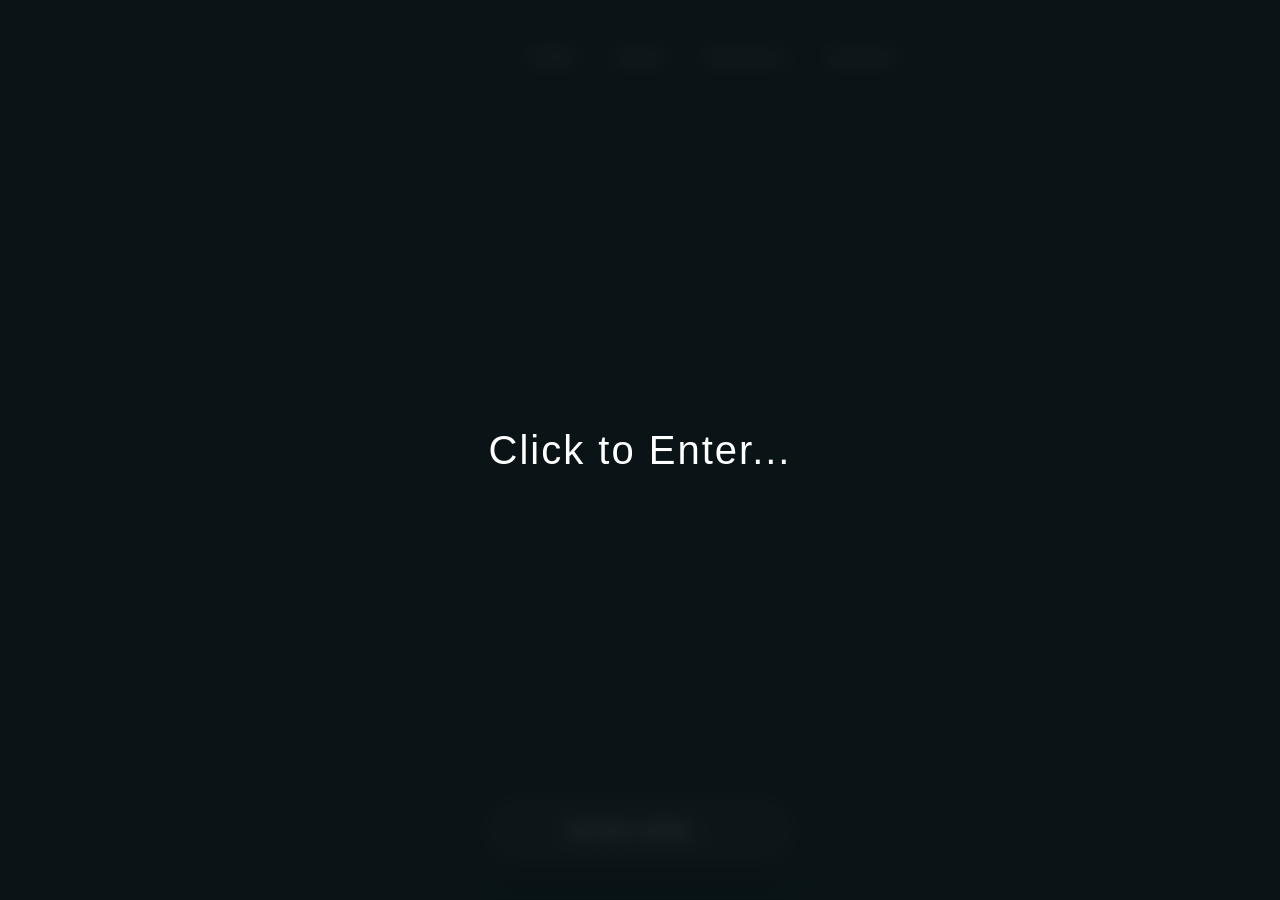
<file: index.html>
<!DOCTYPE html>
<html lang="en">
<head>
    <meta charset="UTF-8">
    <meta name="viewport" content="width=device-width, initial-scale=1.0">
    <title>Zip's Trip<3 </title>
    <style>
        /* 1. Global Reset & Base Styles */
        * {
            margin: 0;
            padding: 0;
            box-sizing: border-box;
            user-select: none;
        }

        body, html {
            width: 100%;
            height: 100%;
            background-color: #0b1517; /* Dark cybernetic slate background */
            font-family: -apple-system, BlinkMacSystemFont, "Segoe UI", Roboto, Helvetica, Arial, sans-serif;
            overflow: hidden;
            display: flex;
            flex-direction: column;
            justify-content: space-between;
        }

       /* 2. Cybernetic Background Video Styling */
.bg-artwork {
    position: fixed;
    top: 0;
    left: 0;
    width: 100%;
    height: 100%;
    object-fit: cover;
    z-index: 1;
    background: #0b1517;
    display: block;
}

        /* 3. Top Navigation Layout */
        header {
            position: relative;
            z-index: 10;
            width: 100%;
            padding: 30px 40px;
            display: flex;
            justify-content: space-between;
            align-items: flex-start;
        }

        /* Brutalist Title Styling */
        .branding-group {
            color: #ffffff;
        }

        .main-logo {
            font-size: clamp(3.5rem, 8vw, 6rem);
            font-weight: 800;
            letter-spacing: -3px;
            line-height: 0.85;
            text-transform: lowercase;
            font-family: Arial, sans-serif; /* Fallback for heavy structural look */
        }

        .sub-logo {
            font-size: 1rem;
            letter-spacing: 0.5px;
            margin-top: 10px;
            opacity: 0.8;
            font-weight: 300;
        }

        /* Top Menu & Interactive Hover Items */
        .top-nav {
            display: flex;
            gap: 40px;
            padding-top: 20px;
        }

        .nav-link {
            color: #ffffff;
            text-decoration: none;
            font-size: 0.85rem;
            font-weight: 400;
            letter-spacing: 1px;
            opacity: 0.5;
            transition: all 0.3s cubic-bezier(0.25, 0.46, 0.45, 0.94);
            position: relative;
            padding-bottom: 4px;
        }

        /* Interactive Hover Highlight States */
        .nav-link:hover {
            opacity: 1;
            text-shadow: 0 0 8px rgba(255, 255, 255, 0.6);
            transform: translateY(-2px);
        }

        /* Decorative animated line below links */
        .nav-link::after {
            content: '';
            position: absolute;
            bottom: 0;
            left: 0;
            width: 0;
            height: 1px;
            background-color: #ffffff;
            transition: width 0.3s ease;
        }

        .nav-link:hover::after {
            width: 100%;
        }

        /* Secondary Header Right Block (Brutalist Symmetry) */
        .right-branding {
            font-size: clamp(3.5rem, 8vw, 6rem);
            font-weight: 800;
            letter-spacing: -3px;
            line-height: 0.85;
            color: #ffffff;
            text-transform: lowercase;
        }

        /* 4. Bottom Section & Frosted Button Container */
        main {
            position: relative;
            z-index: 10;
            width: 100%;
            display: flex;
            justify-content: center;
            align-items: center;
            padding-bottom: 60px; /* Shifts the action zone upward */
        }

        /* Frosted Glass Pill Button */
        .cta-btn {
            background: rgba(255, 255, 255, 0.03); 
            color: #ffffff;
            text-decoration: none;
            font-size: 0.9rem;
            font-weight: 500;
            letter-spacing: 3px;
            text-transform: uppercase;
            padding: 22px 80px;
            border-radius: 50px; /* Clean pill shape */
            border: 1px solid rgba(255, 255, 255, 0.25);
            
            /* Glassmorphism/Frosted Core Properties */
            backdrop-filter: blur(14px);
            -webkit-backdrop-filter: blur(14px);
            
            box-shadow: 0 8px 32px 0 rgba(0, 0, 0, 0.37);
            transition: all 0.4s cubic-bezier(0.16, 1, 0.3, 1);
            cursor: pointer;
            text-align: center;
        }

        /* Frosted Button Hover Animation */
        .cta-btn:hover {
            background: rgba(255, 255, 255, 0.12);
            border-color: rgba(255, 255, 255, 0.5);
            box-shadow: 0 12px 40px 0 rgba(255, 255, 255, 0.1), 0 0 20px rgba(255, 255, 255, 0.2);
            transform: scale(1.02);
            letter-spacing: 4px;
        }

        .cta-btn:active {
            transform: scale(0.99);
        }

        /* 5. Frosted Glass Overlay */
        .frosted-overlay {
            position: fixed;
            top: 0;
            left: 0;
            width: 100%;
            height: 100%;
            background: rgba(11, 21, 23, 0.7);
            backdrop-filter: blur(10px);
            -webkit-backdrop-filter: blur(10px);
            display: flex;
            justify-content: center;
            align-items: center;
            z-index: 100;
            opacity: 1;
            transition: opacity 0.5s ease;
        }

        .overlay-content {
            text-align: center;
            color: white;
            font-size: 2.5rem;
            font-weight: 300;
            letter-spacing: 2px;
            cursor: pointer;
            user-select: none;
        }

        /* 6. Hidden SoundCloud Player */
        #soundcloudPlayer {
            display: none;
        }

        /* Responsive Layout Optimization */
        @media (max-width: 768px) {
            header {
                flex-direction: column;
                gap: 20px;
                padding: 20px;
            }
            .top-nav {
                width: 100%;
                justify-content: space-between;
                gap: 10px;
            }
            .right-branding {
                display: none; /* Hide secondary structural text on small mobile viewports */
            }
            .cta-btn {
                width: 90%;
                padding: 18px 20px;
                font-size: 0.8rem;
            }
        }
    </style>
</head>
<body>
  <!-- Background Video -->
    <video class="bg-artwork" autoplay loop muted playsinline>
        <source src="background.mp4" type="video/mp4">
        Your browser does not support HTML5 video.
    </video>

<!-- Start of the Header -->
    <header>
        <a href="#" class="main-logo">
            <video class="logo-video" autoplay loop muted playsinline width="150" height="150">
                <source src="logoo.mp4" type="video/mp4">
                Your browser does not support HTML5 video.
            </video>
        </a>
        
        <nav class="top-nav">
            <a href="#" class="nav-link">HOME</a>
            <a href="#" class="nav-link">ABOUT</a>
            <a href="#" class="nav-link">PROJECTS</a>
            <a href="#" class="nav-link">CONTACT</a>
        </nav>
        <div class="right-branding"></div>
    </header>
    <!-- End of the Header -->
    <!-- Frosted Glass Overlay -->
    <div class="frosted-overlay" id="frostedOverlay">
        <div class="overlay-content" id="overlayText">Click to Enter...</div>
    </div>

    <!-- Center/Bottom Layout: Glassmorphic Floating Button Trigger -->
<main>
    <div style="margin-top: 300px;"> <!-- Adjust the margin-top value as needed -->
        <a href="#HOME" class="cta-btn">Enter here...</a>
    </div>
</main>

    <!-- Hidden SoundCloud Player -->
    <div id="soundcloudPlayer">
        <iframe
            width="100%"
            height="166"
            scrolling="no"
            frameborder="no"
            allow="autoplay; encrypted-media"
            src="https://w.soundcloud.com/player/?url=https%3A//api.soundcloud.com/tracks/soundcloud%253Atracks%253A1829707320&color=%23ff5500&auto_play=true&muted=true&hide_related=false&show_comments=true&show_user=true&show_reposts=false&show_teaser=true&visual=true">
        </iframe>
    </div>

    <!-- JavaScript to handle overlay click and autoplay -->
    <script>
        document.addEventListener("DOMContentLoaded", function() {
            const overlay = document.getElementById("frostedOverlay");
            const soundcloudPlayer = document.getElementById("soundcloudPlayer");
            const video = document.querySelector('.bg-artwork');

            // Log video events for debugging
            console.log('Video element found:', video);
            console.log('Video source:', video.querySelector('source').src);

            video.addEventListener('loadstart', () => console.log('Video: loadstart'));
            video.addEventListener('loadeddata', () => console.log('Video: loadeddata'));
            video.addEventListener('canplay', () => console.log('Video: canplay'));
            video.addEventListener('error', (e) => console.error('Video error:', e));

            // Click event to remove overlay and start music
            overlay.addEventListener("click", function() {
                overlay.style.opacity = "0";
                overlay.style.pointerEvents = "none";
                soundcloudPlayer.style.display = "block";

                // Start the SoundCloud player after a short delay to ensure the overlay is hidden
                setTimeout(function() {
                    const iframe = soundcloudPlayer.querySelector("iframe");
                    if (iframe) {
                        iframe.src = iframe.src.replace("muted=true", "muted=false");
                    }
                }, 500);
            });

            // Optional: Remove overlay if user presses any key
            document.addEventListener("keydown", function(e) {
                if (e.key === "Enter" || e.key === " ") {
                    overlay.style.opacity = "0";
                    overlay.style.pointerEvents = "none";
                    soundcloudPlayer.style.display = "block";

                    setTimeout(function() {
                        const iframe = soundcloudPlayer.querySelector("iframe");
                        if (iframe) {
                            iframe.src = iframe.src.replace("muted=true", "muted=false");
                        }
                    }, 500);
                }
            });
        });
    </script>
</body>
</html>
</file>
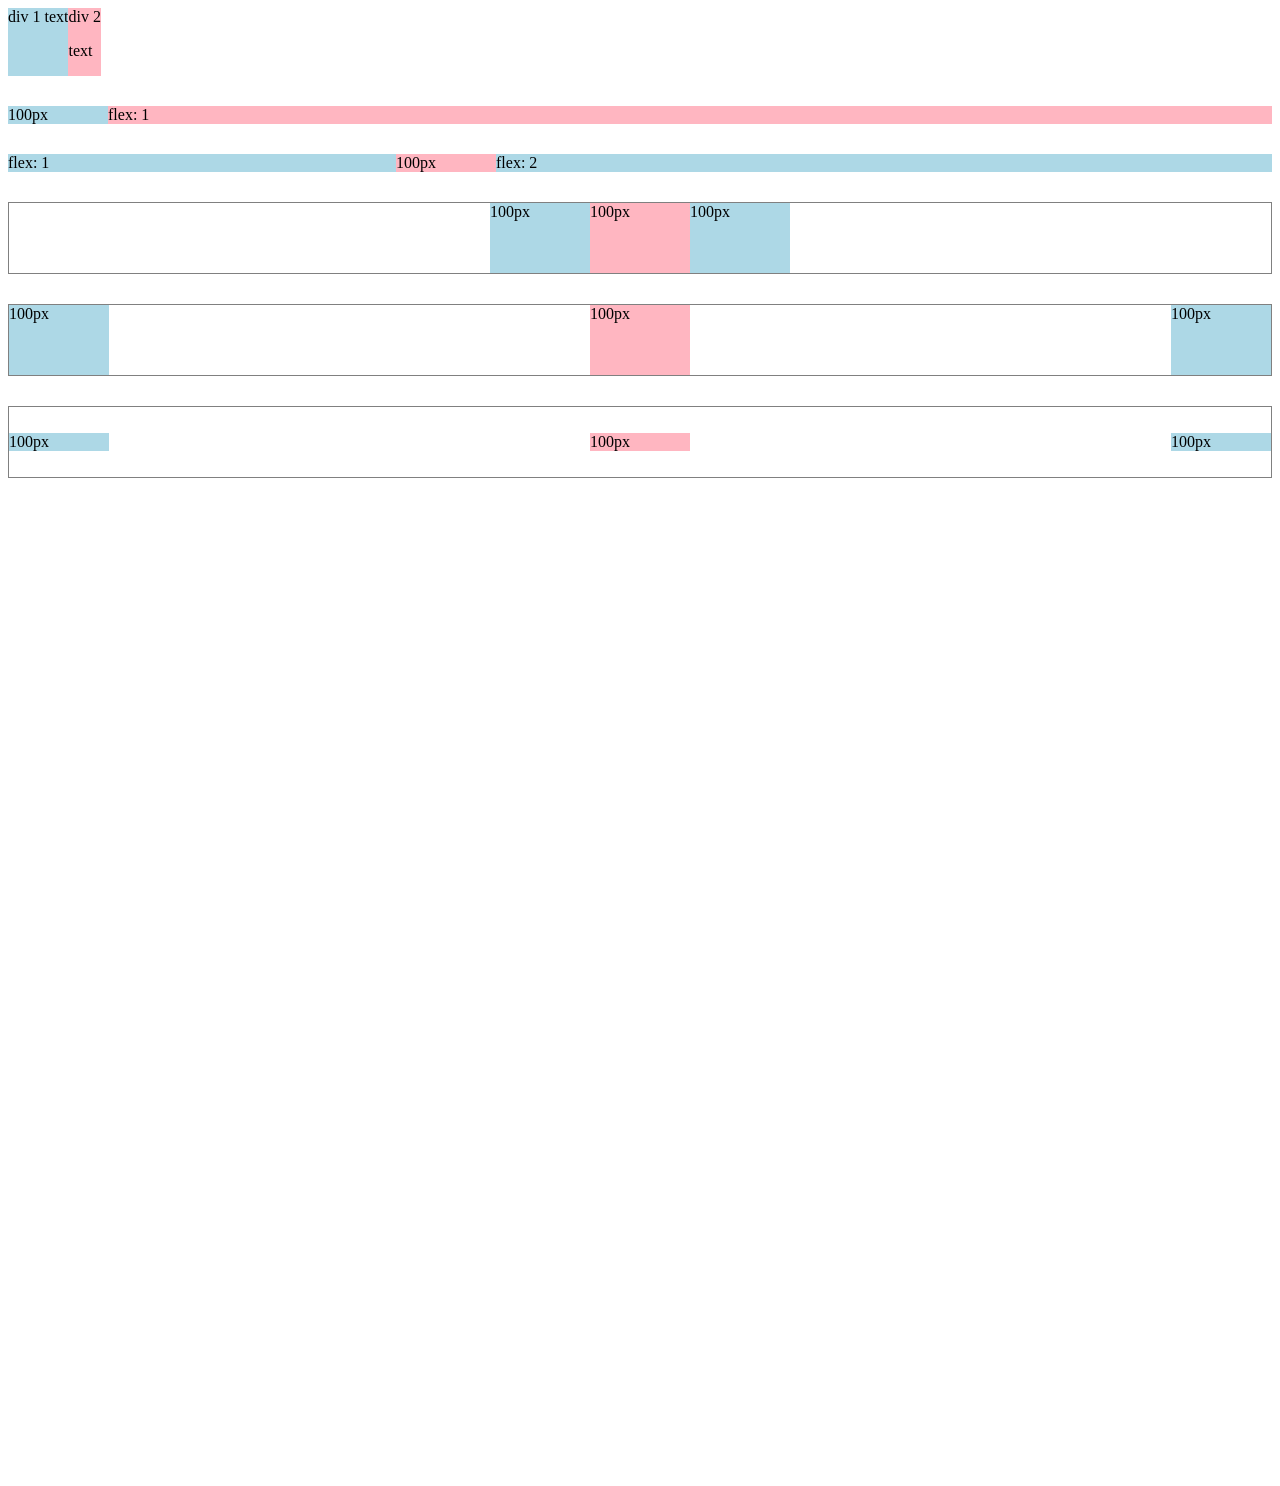
<file: flexbox.html>
<!DOCTYPE html>
<html>
  <head>
    <title>Flexbox Practice</title>
  </head>
  <body style="padding-bottom: 1000px;">
    <div style="
      display: flex;
      flex-direction: row;
    ">
      <div style="background-color: lightblue;">div 1 text</div>
      <div style="background-color: lightpink;">div 2 <p>text</p></div>
    </div>

    <div style="
      margin-top: 30px;
      display: flex;
      flex-direction: row;
    ">
      <div style="
        background-color: lightblue;
        width: 100px;
      ">100px</div>
      <div style="
        background-color: lightpink;
        flex: 1;
      ">flex: 1</div>
    </div>

    <div style="
      margin-top: 30px;
      display: flex;
      flex-direction: row;
    ">
      <div style="
        background-color: lightblue;
        flex: 1;
      ">flex: 1</div>
      <div style="
        background-color: lightpink;
        width: 100px;
      ">100px</div>
      <div style="
        background-color: lightblue;
        flex: 2;
      ">flex: 2</div>
    </div>

    <div style="
      margin-top: 30px;
      height: 70px;
      border-width: 1px;
      border-style: solid;
      border-color: gray;

      display: flex;
      flex-direction: row;
      justify-content: center;
    ">
      <div style="
        background-color: lightblue;
        width: 100px;
      ">100px</div>
      <div style="
        background-color: lightpink;
        width: 100px;
      ">100px</div>
      <div style="
        background-color: lightblue;
        width: 100px;
      ">100px</div>
    </div>

    <div style="
      margin-top: 30px;
      height: 70px;
      border-width: 1px;
      border-style: solid;
      border-color: gray;

      display: flex;
      flex-direction: row;
      justify-content: space-between;
    ">
      <div style="
        background-color: lightblue;
        width: 100px;
      ">100px</div>
      <div style="
        background-color: lightpink;
        width: 100px;
      ">100px</div>
      <div style="
        background-color: lightblue;
        width: 100px;
      ">100px</div>
    </div>

    <div style="
      margin-top: 30px;
      height: 70px;
      border-width: 1px;
      border-style: solid;
      border-color: gray;

      display: flex;
      flex-direction: row;
      justify-content: space-between;
      align-items: center;
    ">
      <div style="
        background-color: lightblue;
        width: 100px;
      ">100px</div>
      <div style="
        background-color: lightpink;
        width: 100px;
      ">100px</div>
      <div style="
        background-color: lightblue;
        width: 100px;
      ">100px</div>
    </div>
  </body>
</html>
</file>
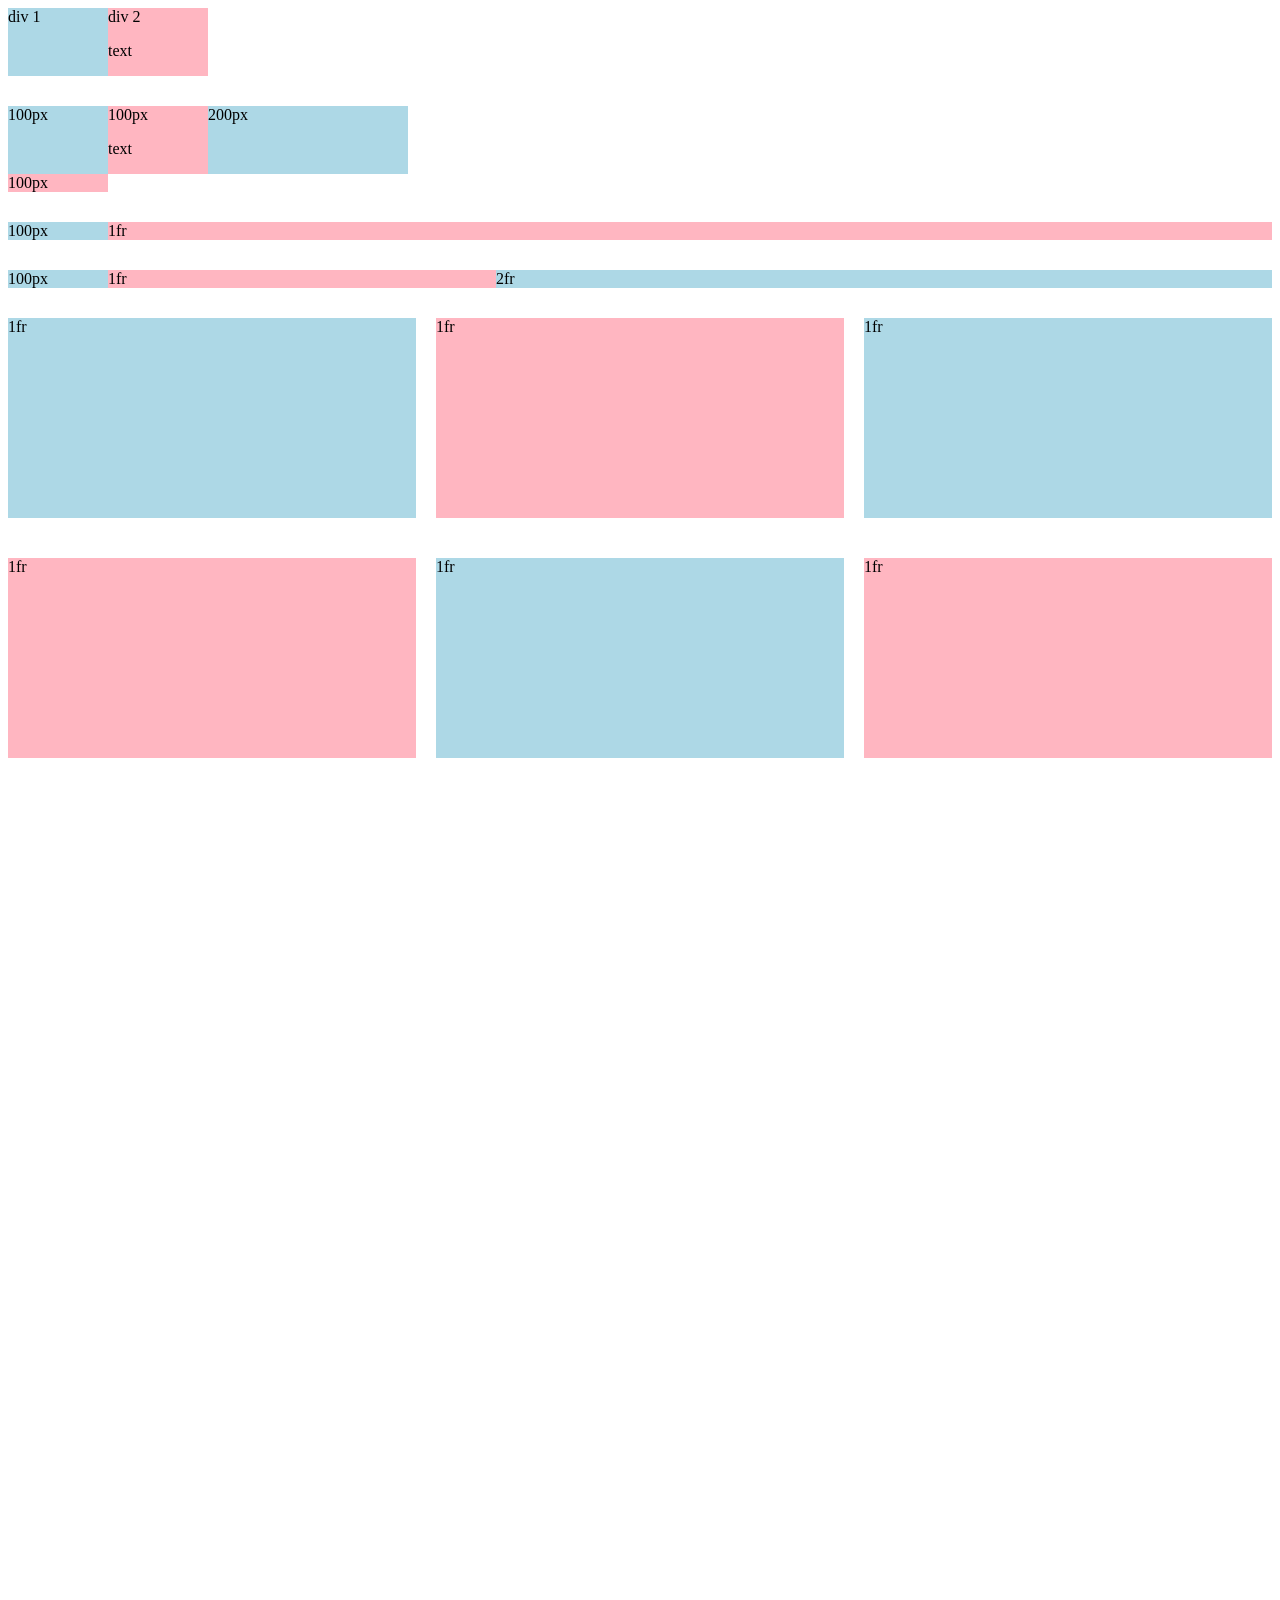
<file: grid.html>
<!DOCTYPE html>
<html>
  <head>
    <title>Grid Practice</title>
  </head>
  <body style="padding-bottom: 1000px;">
    <div style="
      display: grid;
      grid-template-columns: 100px 100px;
    ">
      <div style="background-color: lightblue;">div 1</div>
      <div style="background-color: lightpink;">div 2<p>text</p></div>
    </div>

    <div style="
      margin-top: 30px;
      display: grid;
      grid-template-columns: 100px 100px 200px;
    ">
      <div style="background-color: lightblue;">100px</div>
      <div style="background-color: lightpink;">100px<p>text</p></div>
      <div style="background-color: lightblue;">200px</div>
      <div style="background-color: lightpink;">100px</div>
    </div>

    <div style="
      margin-top: 30px;
      display: grid;
      grid-template-columns: 100px 1fr;
    ">
      <div style="background-color: lightblue;">100px</div>
      <div style="background-color: lightpink;">1fr</div>
    </div>

    <div style="
      margin-top: 30px;
      display: grid;
      grid-template-columns: 100px 1fr 2fr;
    ">
      <div style="background-color: lightblue;">100px</div>
      <div style="background-color: lightpink;">1fr</div>
      <div style="background-color: lightblue;">2fr</div>
    </div>

    <div style="
      margin-top: 30px;
      display: grid;
      grid-template-columns: 1fr 1fr 1fr;
      column-gap: 20px;
      row-gap: 40px;
    ">
      <div style="background-color: lightblue; height: 200px;">1fr</div>
      <div style="background-color: lightpink; height: 200px;">1fr</div>
      <div style="background-color: lightblue; height: 200px;">1fr</div>
      <div style="background-color: lightpink; height: 200px;">1fr</div>
      <div style="background-color: lightblue; height: 200px;">1fr</div>
      <div style="background-color: lightpink; height: 200px;">1fr</div>
    </div>
  </body>
</html>
</file>
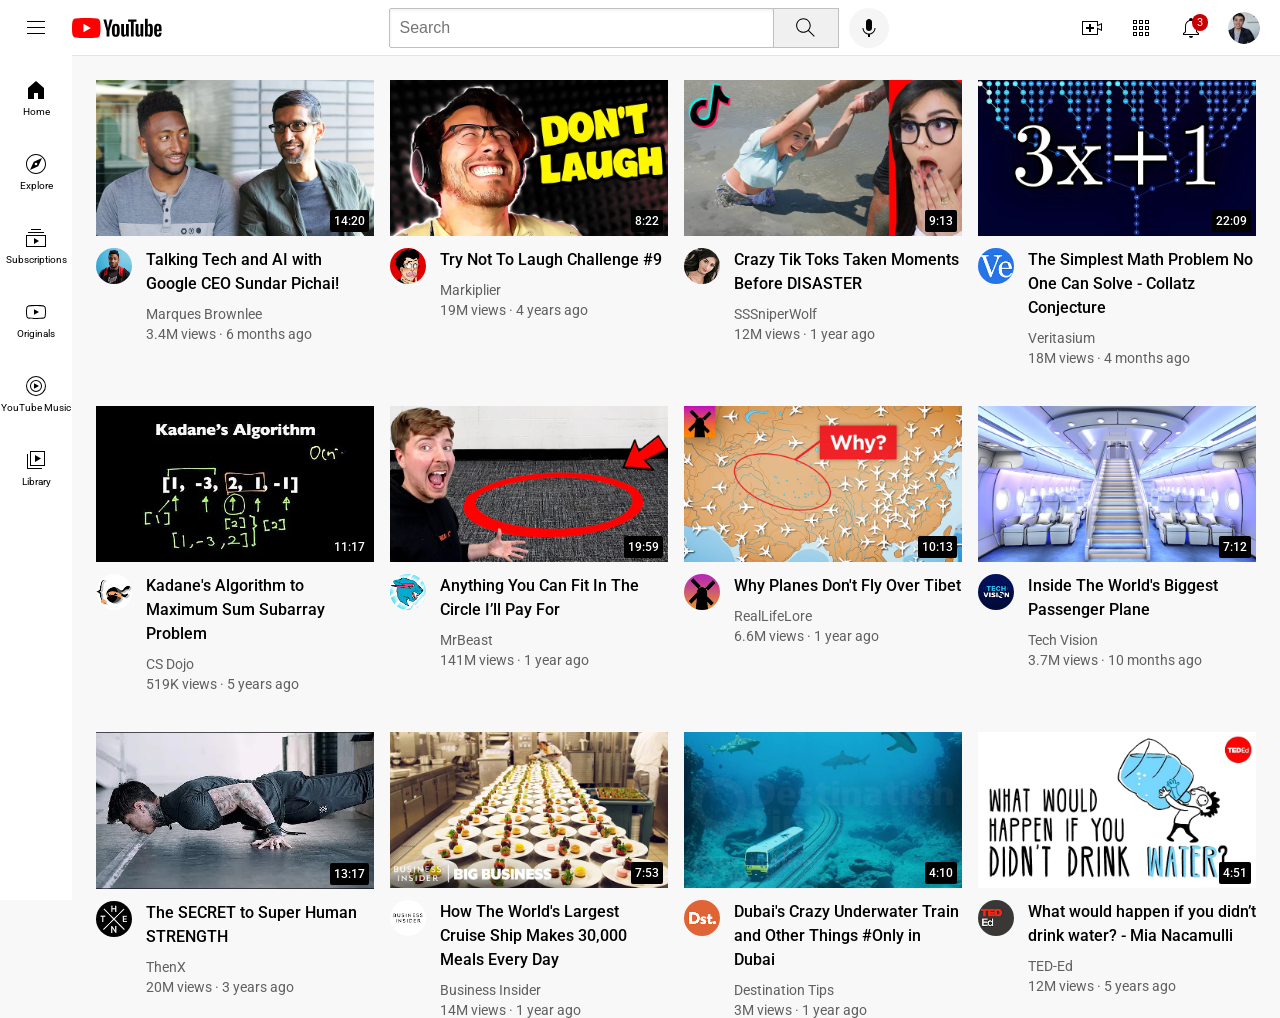
<file: youtube.html>
<!DOCTYPE html>
<html>
  <head>
    <title>YouTube.com Clone</title>

    <link rel="preconnect" href="https://fonts.googleapis.com">
    <link rel="preconnect" href="https://fonts.gstatic.com" crossorigin>
    <link href="https://fonts.googleapis.com/css2?family=Roboto:wght@400;500;700&display=swap" rel="stylesheet">

    <link rel="stylesheet" href="styles/general.css">
    <link rel="stylesheet" href="styles/header.css">
    <link rel="stylesheet" href="styles/video.css">
    <link rel="stylesheet" href="styles/sidebar.css">
  </head>
  <body>
    <header class="header">
      <div class="left-section">
        <img class="hamburger-menu" src="icons/hamburger-menu.svg">
        <img class="youtube-logo" src="icons/youtube-logo.svg">
      </div>
      <div class="middle-section">
        <input class="search-bar" type="text" placeholder="Search">
        <button class="search-button">
          <img class="search-icon" src="icons/search.svg">
          <div class="tooltip">Search</div>
        </button>
        <!-- Put position absolute inside position relative -->
        <button class="voice-search-button">
          <img class="voice-search-icon" src="icons/voice-search-icon.svg">
          <div class="tooltip">Search with your voice</div>
        </button>
      </div>
      <div class="right-section">
        <div class="upload-icon-container">
          <img class="upload-icon" src="icons/upload.svg">
          <div class="tooltip">Create</div>
        </div>
        <div class="youtube-apps-icon-container">
          <img class="youtube-apps-icon" src="icons/youtube-apps.svg">
          <div class="tooltip">YouTube Apps</div>
        </div>
        <div class="notifications-icon-container">
          <img class="notifications-icon" src="icons/notifications.svg">
          <div class="notifications-count">3</div>
          <div class="tooltip">Notifications</div>
        </div>
        <img class="current-user-picture" src="channel-pictures/my-channel.jpeg">
      </div>
    </header>

    <nav class="sidebar">
      <div class="sidebar-link">
        <img src="icons/home.svg">
        <div>Home</div>
      </div>
      <div class="sidebar-link">
        <img src="icons/explore.svg">
        <div>Explore</div>
      </div>
      <div class="sidebar-link">
        <img src="icons/subscriptions.svg">
        <div>Subscriptions</div>
      </div>
      <div class="sidebar-link">
        <img src="icons/originals.svg">
        <div>Originals</div>
      </div>
      <div class="sidebar-link">
        <img src="icons/youtube-music.svg">
        <div>YouTube Music</div>
      </div>
      <div class="sidebar-link">
        <img src="icons/library.svg">
        <div>Library</div>
      </div>
    </nav>

    <main>
      <section class="video-grid">
        <div class="video-preview">
          <div class="thumbnail-row">
            <img class="thumbnail" src="thumbnails/thumbnail-1.webp">
            <div class="video-time">14:20</div>
          </div>
          <div class="video-info-grid">
            <div class="channel-picture">
              <img class="profile-picture" src="channel-pictures/channel-1.jpeg">
            </div>
            <div class="video-info">
              <p class="video-title">
                Talking Tech and AI with Google CEO Sundar Pichai!
              </p>
              <p class="video-author">
                Marques Brownlee
              </p>
              <p class="video-stats">
                3.4M views &#183; 6 months ago
              </p>
            </div>
          </div>
        </div>

        <div class="video-preview">
          <div class="thumbnail-row">
            <img class="thumbnail" src="thumbnails/thumbnail-2.webp">
            <div class="video-time">8:22</div>
          </div>
          <div class="video-info-grid">
            <div class="channel-picture">
              <img class="profile-picture" src="channel-pictures/channel-2.jpeg">
            </div>
            <div class="video-info">
              <p class="video-title">
                Try Not To Laugh Challenge #9
              </p>
              <p class="video-author">
                Markiplier
              </p>
              <p class="video-stats">
                19M views &#183; 4 years ago
              </p>
            </div>
          </div>
        </div>

        <div class="video-preview">
          <div class="thumbnail-row">
            <img class="thumbnail" src="thumbnails/thumbnail-3.webp">
            <div class="video-time">9:13</div>
          </div>
          <div class="video-info-grid">
            <div class="channel-picture">
              <img class="profile-picture" src="channel-pictures/channel-3.jpeg">
            </div>
            <div class="video-info">
              <p class="video-title">
                Crazy Tik Toks Taken Moments Before DISASTER
              </p>
              <p class="video-author">
                SSSniperWolf
              </p>
              <p class="video-stats">
                12M views &#183; 1 year ago
              </p>
            </div>
          </div>
        </div>

        <div class="video-preview">
          <div class="thumbnail-row">
            <img class="thumbnail" src="thumbnails/thumbnail-4.webp">
            <div class="video-time">22:09</div>
          </div>
          <div class="video-info-grid">
            <div class="channel-picture">
              <img class="profile-picture" src="channel-pictures/channel-4.jpeg">
            </div>
            <div class="video-info">
              <p class="video-title">
                The Simplest Math Problem No One Can Solve - Collatz Conjecture
              </p>
              <p class="video-author">
                Veritasium
              </p>
              <p class="video-stats">
                18M views &#183; 4 months ago
              </p>
            </div>
          </div>
        </div>

        <div class="video-preview">
          <div class="thumbnail-row">
            <img class="thumbnail" src="thumbnails/thumbnail-5.webp">
            <div class="video-time">11:17</div>
          </div>
          <div class="video-info-grid">
            <div class="channel-picture">
              <img class="profile-picture" src="channel-pictures/channel-5.jpeg">
            </div>
            <div class="video-info">
              <p class="video-title">
                Kadane's Algorithm to Maximum Sum Subarray Problem
              </p>
              <p class="video-author">
                CS Dojo
              </p>
              <p class="video-stats">
                519K views &#183; 5 years ago
              </p>
            </div>
          </div>
        </div>

        <div class="video-preview">
          <div class="thumbnail-row">
            <img class="thumbnail" src="thumbnails/thumbnail-6.webp">
            <div class="video-time">19:59</div>
          </div>
          <div class="video-info-grid">
            <div class="channel-picture">
              <img class="profile-picture" src="channel-pictures/channel-6.jpeg">
            </div>
            <div class="video-info">
              <p class="video-title">
                Anything You Can Fit In The Circle I’ll Pay For
              </p>
              <p class="video-author">
                MrBeast
              </p>
              <p class="video-stats">
                141M views &#183; 1 year ago
              </p>
            </div>
          </div>
        </div>

        <div class="video-preview">
          <div class="thumbnail-row">
            <img class="thumbnail" src="thumbnails/thumbnail-7.webp">
            <div class="video-time">10:13</div>
          </div>
          <div class="video-info-grid">
            <div class="channel-picture">
              <img class="profile-picture" src="channel-pictures/channel-7.jpeg">
            </div>
            <div class="video-info">
              <p class="video-title">
                Why Planes Don't Fly Over Tibet
              </p>
              <p class="video-author">
                RealLifeLore
              </p>
              <p class="video-stats">
                6.6M views &#183; 1 year ago
              </p>
            </div>
          </div>
        </div>

        <div class="video-preview">
          <div class="thumbnail-row">
            <img class="thumbnail" src="thumbnails/thumbnail-8.webp">
            <div class="video-time">7:12</div>
          </div>
          <div class="video-info-grid">
            <div class="channel-picture">
              <img class="profile-picture" src="channel-pictures/channel-8.jpeg">
            </div>
            <div class="video-info">
              <p class="video-title">
                Inside The World's Biggest Passenger Plane
              </p>
              <p class="video-author">
                Tech Vision
              </p>
              <p class="video-stats">
                3.7M views &#183; 10 months ago
              </p>
            </div>
          </div>
        </div>

        <div class="video-preview">
          <div class="thumbnail-row">
            <img class="thumbnail" src="thumbnails/thumbnail-9.webp">
            <div class="video-time">13:17</div>
          </div>
          <div class="video-info-grid">
            <div class="channel-picture">
              <img class="profile-picture" src="channel-pictures/channel-9.jpeg">
            </div>
            <div class="video-info">
              <p class="video-title">
                The SECRET to Super Human STRENGTH
              </p>
              <p class="video-author">
                ThenX
              </p>
              <p class="video-stats">
                20M views &#183; 3 years ago
              </p>
            </div>
          </div>
        </div>

        <div class="video-preview">
          <div class="thumbnail-row">
            <img class="thumbnail" src="thumbnails/thumbnail-10.webp">
            <div class="video-time">7:53</div>
          </div>
          <div class="video-info-grid">
            <div class="channel-picture">
              <img class="profile-picture" src="channel-pictures/channel-10.jpeg">
            </div>
            <div class="video-info">
              <p class="video-title">
                How The World's Largest Cruise Ship Makes 30,000 Meals Every Day
              </p>
              <p class="video-author">
                Business Insider
              </p>
              <p class="video-stats">
                14M views &#183; 1 year ago
              </p>
            </div>
          </div>
        </div>

        <div class="video-preview">
          <div class="thumbnail-row">
            <img class="thumbnail" src="thumbnails/thumbnail-11.webp">
            <div class="video-time">4:10</div>
          </div>
          <div class="video-info-grid">
            <div class="channel-picture">
              <img class="profile-picture" src="channel-pictures/channel-11.jpeg">
            </div>
            <div class="video-info">
              <p class="video-title">
                Dubai's Crazy Underwater Train and Other Things #Only in Dubai
              </p>
              <p class="video-author">
                Destination Tips
              </p>
              <p class="video-stats">
                3M views &#183; 1 year ago
              </p>
            </div>
          </div>
        </div>

        <div class="video-preview">
          <div class="thumbnail-row">
            <img class="thumbnail" src="thumbnails/thumbnail-12.webp">
            <div class="video-time">4:51</div>
          </div>
          <div class="video-info-grid">
            <div class="channel-picture">
              <img class="profile-picture" src="channel-pictures/channel-12.jpeg">
            </div>
            <div class="video-info">
              <p class="video-title">
                What would happen if you didn’t drink water? - Mia Nacamulli
              </p>
              <p class="video-author">
                TED-Ed
              </p>
              <p class="video-stats">
                12M views &#183; 5 years ago
              </p>
            </div>
          </div>
        </div>
      </section>
    </main>
  </body>
</html>
</file>
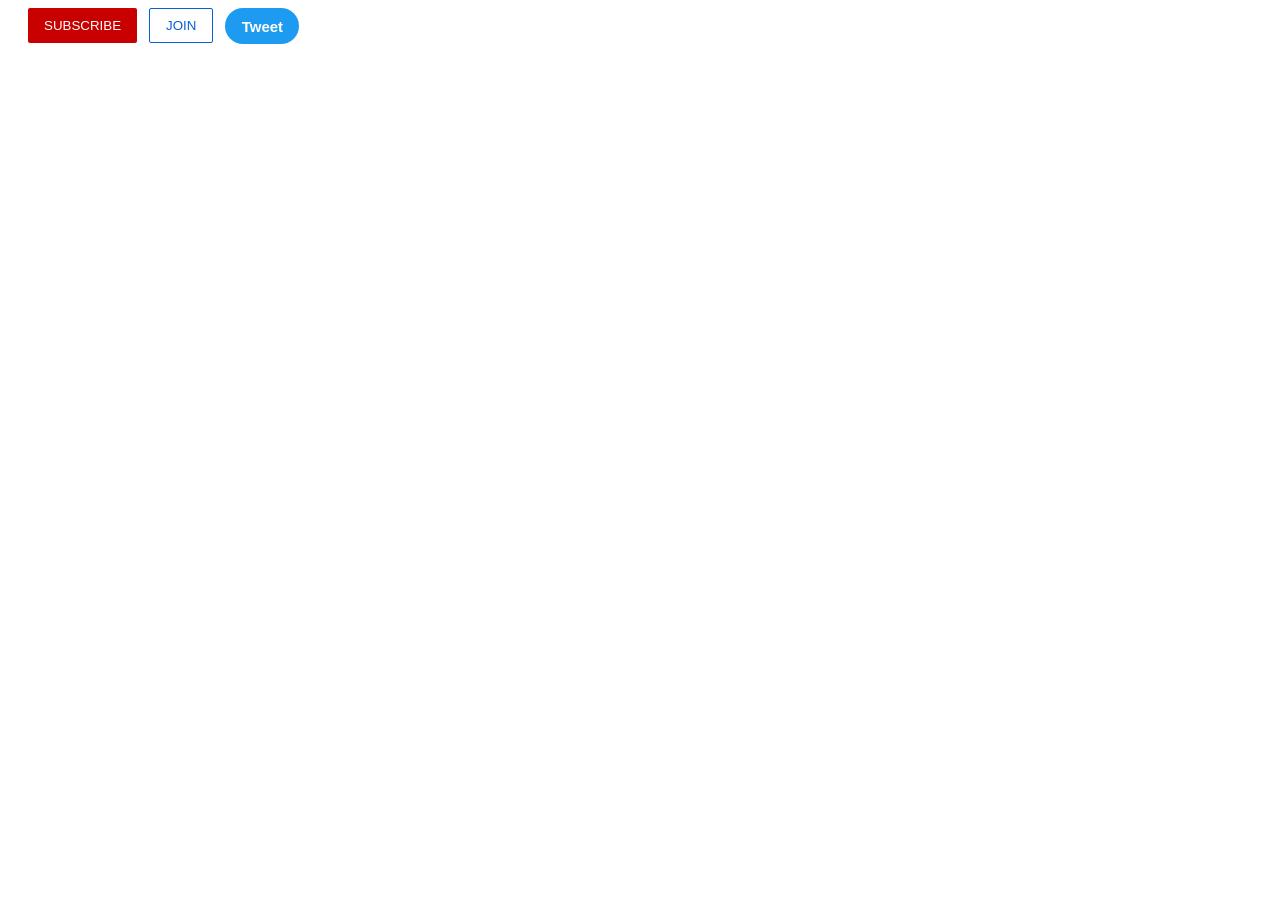
<file: intro-to-html/buttons.html>
<!DOCTYPE html>
<html>
  <head>
    <title>Buttons Practice</title>
    <link rel="stylesheet" href="styles/buttons.css">
  </head>
  <body>
    <button class="subscribe-button">
      SUBSCRIBE
    </button>

    <button class="join-button">
      JOIN
    </button>

    <button class="tweet-button">
      Tweet
    </button>
  </body>
</html>
</file>
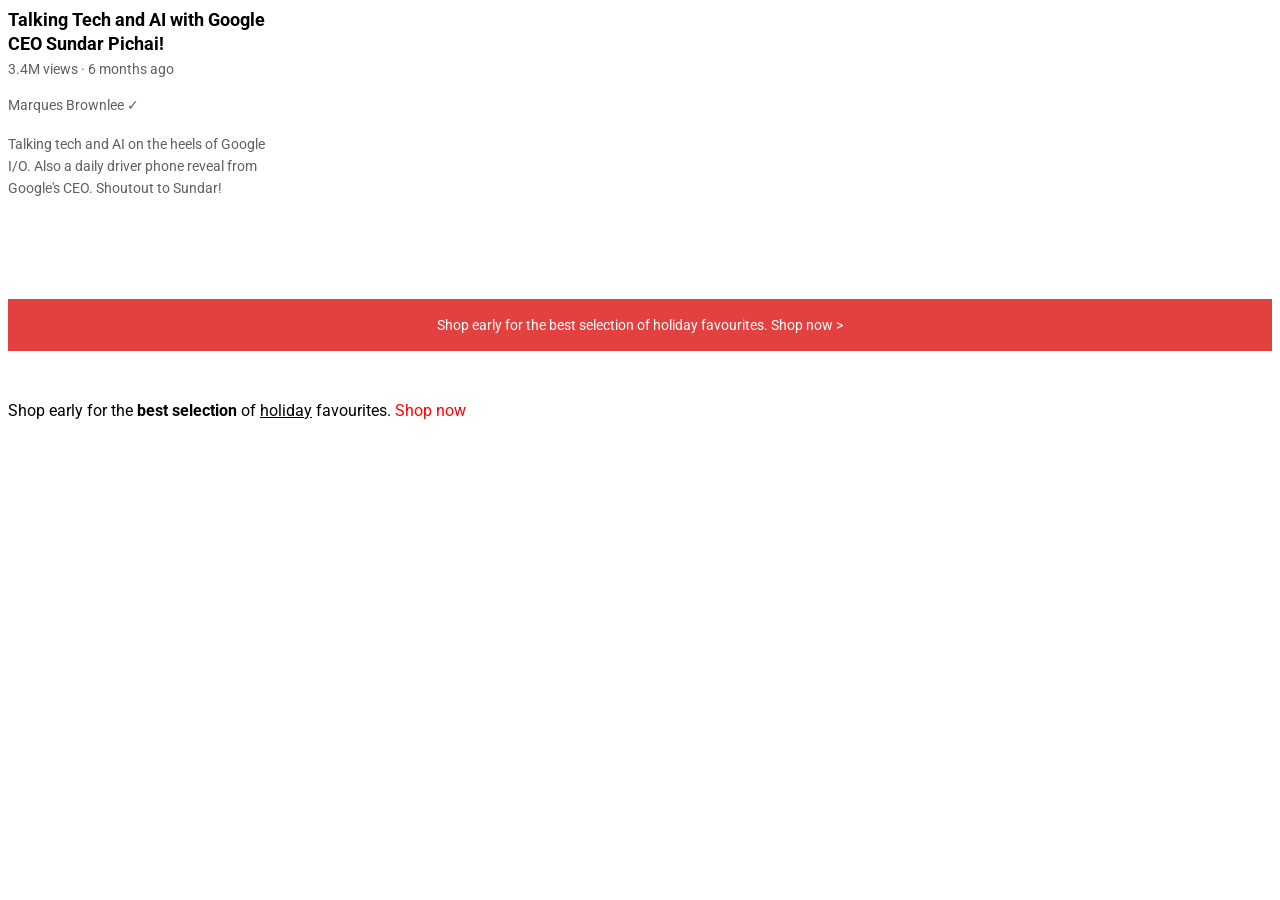
<file: intro-to-html/text.html>
<!DOCTYPE html>
<html>
  <head>
    <title>Text Practice</title>

    <link rel="preconnect" href="https://fonts.googleapis.com">
    <link rel="preconnect" href="https://fonts.gstatic.com" crossorigin>
    <link href="https://fonts.googleapis.com/css2?family=Roboto:wght@400;700&display=swap" rel="stylesheet">

    <link rel="stylesheet" href="styles/text.css">
  </head>
  <body>
    <p class="video-title">
      Talking Tech and AI with Google CEO Sundar Pichai!
    </p>

    <p class="video-stats">
      3.4M views &#183; 6 months ago
    </p>

    <p class="video-author">
      Marques Brownlee &#10003;
    </p>

    <p class="video-description">
      Talking tech and AI on the heels of Google I/O. Also a daily driver phone reveal from Google's CEO. Shoutout to Sundar!
    </p>

    <p class="apple-text">
      Shop early for the best selection of holiday favourites. <span class="shop-link">Shop now &#62;</span>
    </p>

    <p>
      Shop early for the <strong>best selection</strong> of <u>holiday</u> favourites. <span class="span-example">Shop now</span>
    </p>
  </body>
</html>
</file>
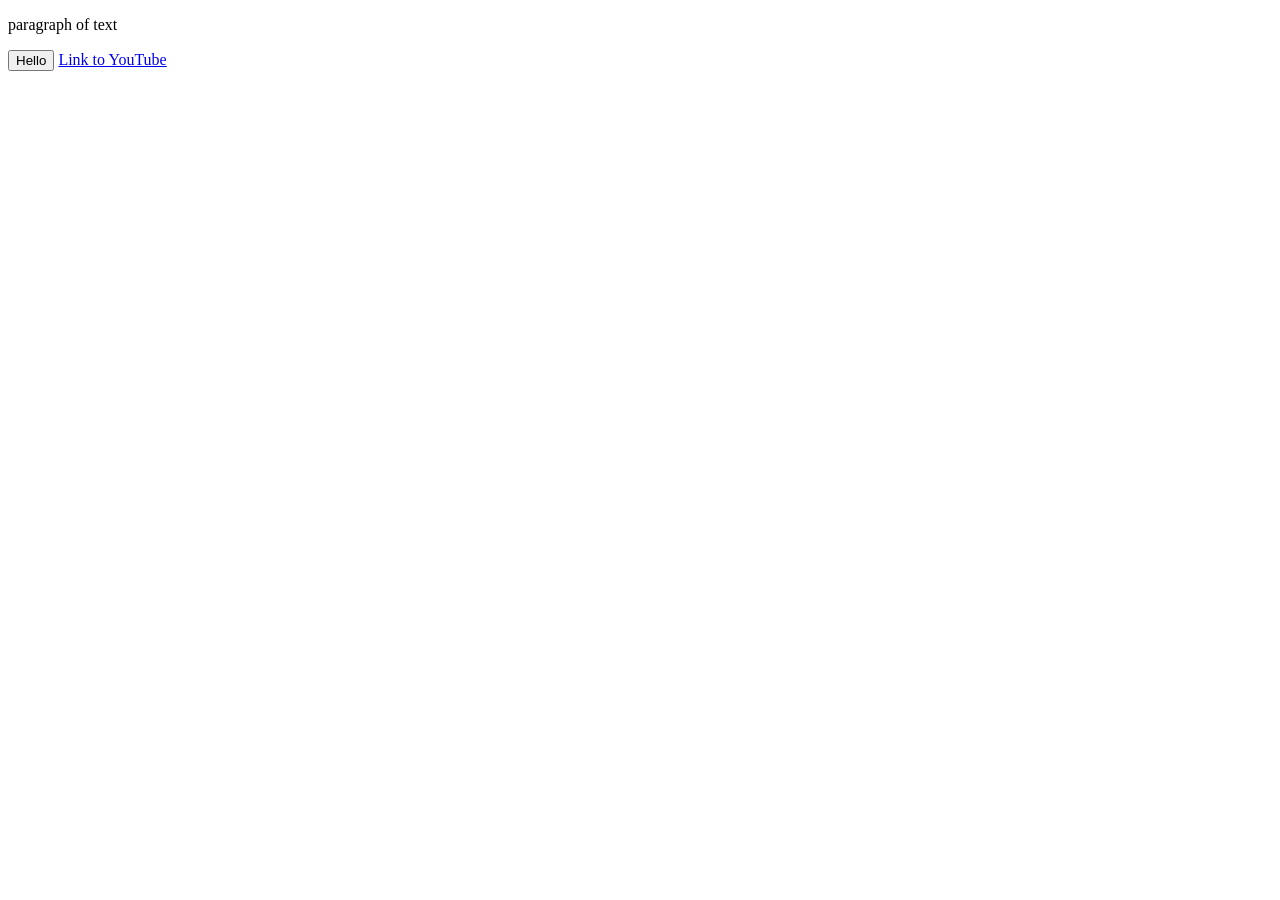
<file: intro-to-html/website.html>
<!DOCTYPE html>
<html>
  <head>
    <title>First Website</title>
  </head>
  <body>
    <p>
      paragraph of text
    </p>

    <button>
      Hello
    </button>

    <a href="https://www.youtube.com/" target="blank">
      Link to YouTube
    </a>
  </body>
</html>
</file>
<file: styles/general.css>
p {
  margin-top: 0;
  margin-bottom: 0;
}

body {
  /* This style below will be inherited */
  font-family: Roboto, Arial;
  margin: 0;
  padding-top: 80px;
  padding-left: 96px;
  padding-right: 24px;
  background-color: rgb(248, 248, 248);
}
</file>
<file: styles/header.css>
.header {
  height: 55px;

  display: flex;
  flex-direction: row;
  justify-content: space-between;

  position: fixed;
  top: 0;
  left: 0;
  right: 0;
  z-index: 100;

  background-color: white;
  border-bottom-width: 1px;
  border-bottom-style: solid;
  border-bottom-color: rgb(228, 228, 228);
}

.left-section {
  display: flex;
  align-items: center;
}

.hamburger-menu {
  height: 24px;
  margin-left: 24px;
  margin-right: 24px;
}

.youtube-logo {
  height: 20px;
}

.middle-section {
  flex: 1;
  margin-left: 70px;
  margin-right: 35px;
  max-width: 500px;
  display: flex;
  align-items: center;
}

.search-bar {
  flex: 1;
  height: 36px;
  padding-left: 10px;
  font-size: 16px;
  border: 1px solid rgb(192, 192, 192);
  border-radius: 2px;
  box-shadow: inset 1px 2px 3px rgba(0, 0, 0, 0.05);
  width: 0;
}

.search-bar::placeholder {
  font-size: 16px;
}

.search-button {
  height: 40px;
  width: 66px;
  background-color: rgb(240, 240, 240);
  border-width: 1px;
  border-style: solid;
  border-color: rgb(192, 192, 192);
  margin-left: -1px;
  margin-right: 10px;
}

.search-button,
.voice-search-button,
.upload-icon-container {
  display: flex;
  justify-content: center;
  align-items: center;
  position: relative;
}

.search-button .tooltip,
.voice-search-button .tooltip,
.upload-icon-container .tooltip {
  position: absolute;
  background-color: gray;
  color: white;
  padding-top: 4px;
  padding-bottom: 4px;
  padding-left: 8px;
  padding-right: 8px;
  border-radius: 2px;
  font-size: 12px;
  bottom: -30px;
  opacity: 0;
  transition: opacity 0.15s;
  pointer-events: none;
  white-space: nowrap;
}

.search-button:hover .tooltip,
.voice-search-button:hover .tooltip,
.upload-icon-container:hover .tooltip {
  opacity: 1;
}

.search-icon {
  height: 25px;
}

.voice-search-button {
  height: 40px;
  width: 40px;
  border-radius: 20px;
  border: none;
  background-color: rgb(245, 245, 245);
}

.voice-search-icon {
  height: 24px;
}

.right-section {
  width: 180px;
  margin-right: 20px;
  display: flex;
  align-items: center;
  justify-content: space-between;
  flex-shrink: 0;
}

.upload-icon {
  height: 24px;
}

.youtube-apps-icon {
  height: 24px;
}

.notifications-icon {
  height: 24px;
}

.notifications-icon-container {
  position: relative;
}

.notifications-count {
  position: absolute;
  top: -2px;
  right: -5px;
  background-color: rgb(200, 0, 0);
  color: white;
  font-size: 11px;
  padding-left: 5px;
  padding-right: 5px;
  padding-top: 2px;
  padding-bottom: 2px;
  border-radius: 10px;
}

.current-user-picture {
  height: 32px;
  border-radius: 16px;
}

.search-button,
.voice-search-button,
.upload-icon-container,
.youtube-apps-icon-container,
.notifications-icon-container {
  display: flex;
  justify-content: center;
  align-items: center;
  position: relative;
  cursor: pointer;
}

.search-button .tooltip,
.voice-search-button .tooltip,
.upload-icon-container .tooltip,
.youtube-apps-icon-container .tooltip,
.notifications-icon-container .tooltip {
  font-family: Roboto, Arial;
  position: absolute;
  background-color: gray;
  color: white;
  padding-top: 4px;
  padding-bottom: 4px;
  padding-left: 8px;
  padding-right: 8px;
  border-radius: 2px;
  font-size: 12px;
  bottom: -30px;
  opacity: 0;
  transition: opacity 0.15s;
  pointer-events: none;
  white-space: nowrap;
}

.search-button:hover .tooltip,
.voice-search-button:hover .tooltip,
.upload-icon-container:hover .tooltip,
.youtube-apps-icon-container:hover .tooltip,
.notifications-icon-container:hover .tooltip {
  opacity: 1;
}
</file>
<file: styles/video.css>
.thumbnail {
  width: 100%;
}

.video-title {
  margin-top: 0;
  font-size: 14px;
  font-weight: 500;
  line-height: 20px;
  margin-bottom: 10px;
}

.video-info-grid {
  display: grid;
  grid-template-columns: 50px 1fr;
}

.profile-picture {
  width: 36px;
  border-radius: 50px;
}

.thumbnail-row {
  margin-bottom: 8px;
  position: relative;
}

.video-author,
.video-stats {
  font-size: 12px;
  color: rgb(96, 96, 96);
}

.video-author {
  margin-bottom: 4px;
}

@media (min-width: 1000px) {
  .video-title {
    font-size: 16px;
    line-height: 24px;
  }
}

@media (min-width: 1000px) {
  .video-author,
  .video-stats {
    font-size: 14px;
  }
}

.video-grid {
  display: grid;
  grid-template-columns: 1fr 1fr 1fr;
  column-gap: 16px;
  row-gap: 40px;
}

@media (max-width: 750px) {
  .video-grid {
    grid-template-columns: 1fr 1fr;
  }
}

@media (min-width: 751px) and (max-width: 999px) {
  .video-grid {
    grid-template-columns: 1fr 1fr 1fr;
  }
}

@media (min-width: 1000px) {
  .video-grid {
    grid-template-columns: 1fr 1fr 1fr 1fr;
  }
}

.video-time {
  font-size: 12px;
  font-weight: 500;
  padding: 4px;
  border-radius: 2px;
  background-color: black;
  color: white;
  position: absolute;
  bottom: 8px;
  right: 5px;
}

.bg-artwork {
    position: fixed;
    top: 0;
    left: 0;
    width: 100vw;
    height: 100vh;
    object-fit: cover;
    z-index: -1;          /* Pushes the video behind your website text */
    pointer-events: none; /* Allows you to click links on top of the video */
}
</file>
<file: styles/sidebar.css>
.sidebar {
  position: fixed;
  left: 0;
  bottom: 0;
  top: 55px;
  background-color: white;
  width: 72px;
  z-index: 200;
  padding-top: 5px;
}

.sidebar-link {
  height: 74px;
  display: flex;
  justify-content: center;
  align-items: center;
  flex-direction: column;
  cursor: pointer;
}

.sidebar-link:hover {
  background-color: rgb(235, 235, 235);
}

.sidebar-link img {
  height: 24px;
  margin-bottom: 4px;
}

.sidebar-link div {
  font-size: 10px;
}
</file>
<file: intro-to-html/styles/buttons.css>
.subscribe-button {
  background-color: rgb(200, 0, 0);
  color: white;
  border: none;
  border-radius: 2px;
  cursor: pointer;
  margin-right: 8px;
  margin-left: 20px;
  padding-top: 10px;
  padding-bottom: 10px;
  padding-left: 16px;
  padding-right: 16px;
  transition: opacity 0.15s;
  vertical-align: top;
}

.subscribe-button:hover {
  opacity: 0.8;
}

.subscribe-button:active {
  opacity: 0.5;
}

.join-button {
  background-color: white;
  border-color: rgb(6, 95, 212);
  border-style: solid;
  border-width: 1px;
  color: rgb(6, 95, 212);
  border-radius: 2px;
  cursor: pointer;
  padding-top: 9px;
  padding-bottom: 9px;
  padding-left: 16px;
  padding-right: 16px;

  transition: background-color 0.15s,
    color 0.15s;
}

.join-button:hover {
  background-color: rgb(6, 95, 212);
  color: white;
}

.join-button:active {
  opacity: 0.7;
}

.tweet-button {
  background-color: rgb(29, 155, 240);
  color: white;
  border: none;
  height: 36px;
  width: 74px;
  border-radius: 8px;
  border-radius: 18px;
  font-weight: bold;
  font-size: 15px;
  cursor: pointer;
  margin-left: 8px;
  transition: box-shadow 0.15s;
  vertical-align: top;
}

.tweet-button:hover {
  box-shadow: 5px 5px 10px rgba(0, 0, 0, 0.15);
}
</file>
<file: intro-to-html/styles/text.css>
p {
  font-family: Roboto;
  margin-top: 0;
  margin-bottom: 0;
}

.video-stats {
  font-size: 14px;
  color: rgb(96, 96, 96);
  margin-bottom: 20px;
}

.video-title {
  font-weight: bold;
  font-size: 18px;
  width: 280px;
  line-height: 24px;
  margin-bottom: 5px;
}

.video-author {
  font-size: 14px;
  color: rgb(96, 96, 96);
  margin-bottom: 20px;
}

.video-description {
  font-size: 14px;
  color: rgb(96, 96, 96);
  width: 280px;
  line-height: 22px;
  margin-bottom: 100px;
}

.apple-text {
  margin-bottom: 50px;
  font-size: 14px;
  background-color: rgb(227, 65, 64);
  color: white;
  text-align: center;
  padding-top: 18px;
  padding-bottom: 18px;
}

.span-example {
  color: red;
}

.span-example:hover {
  text-decoration: underline;
}

.shop-link {
  cursor: pointer;
}

.shop-link:hover {
  text-decoration: underline;
}
</file>
